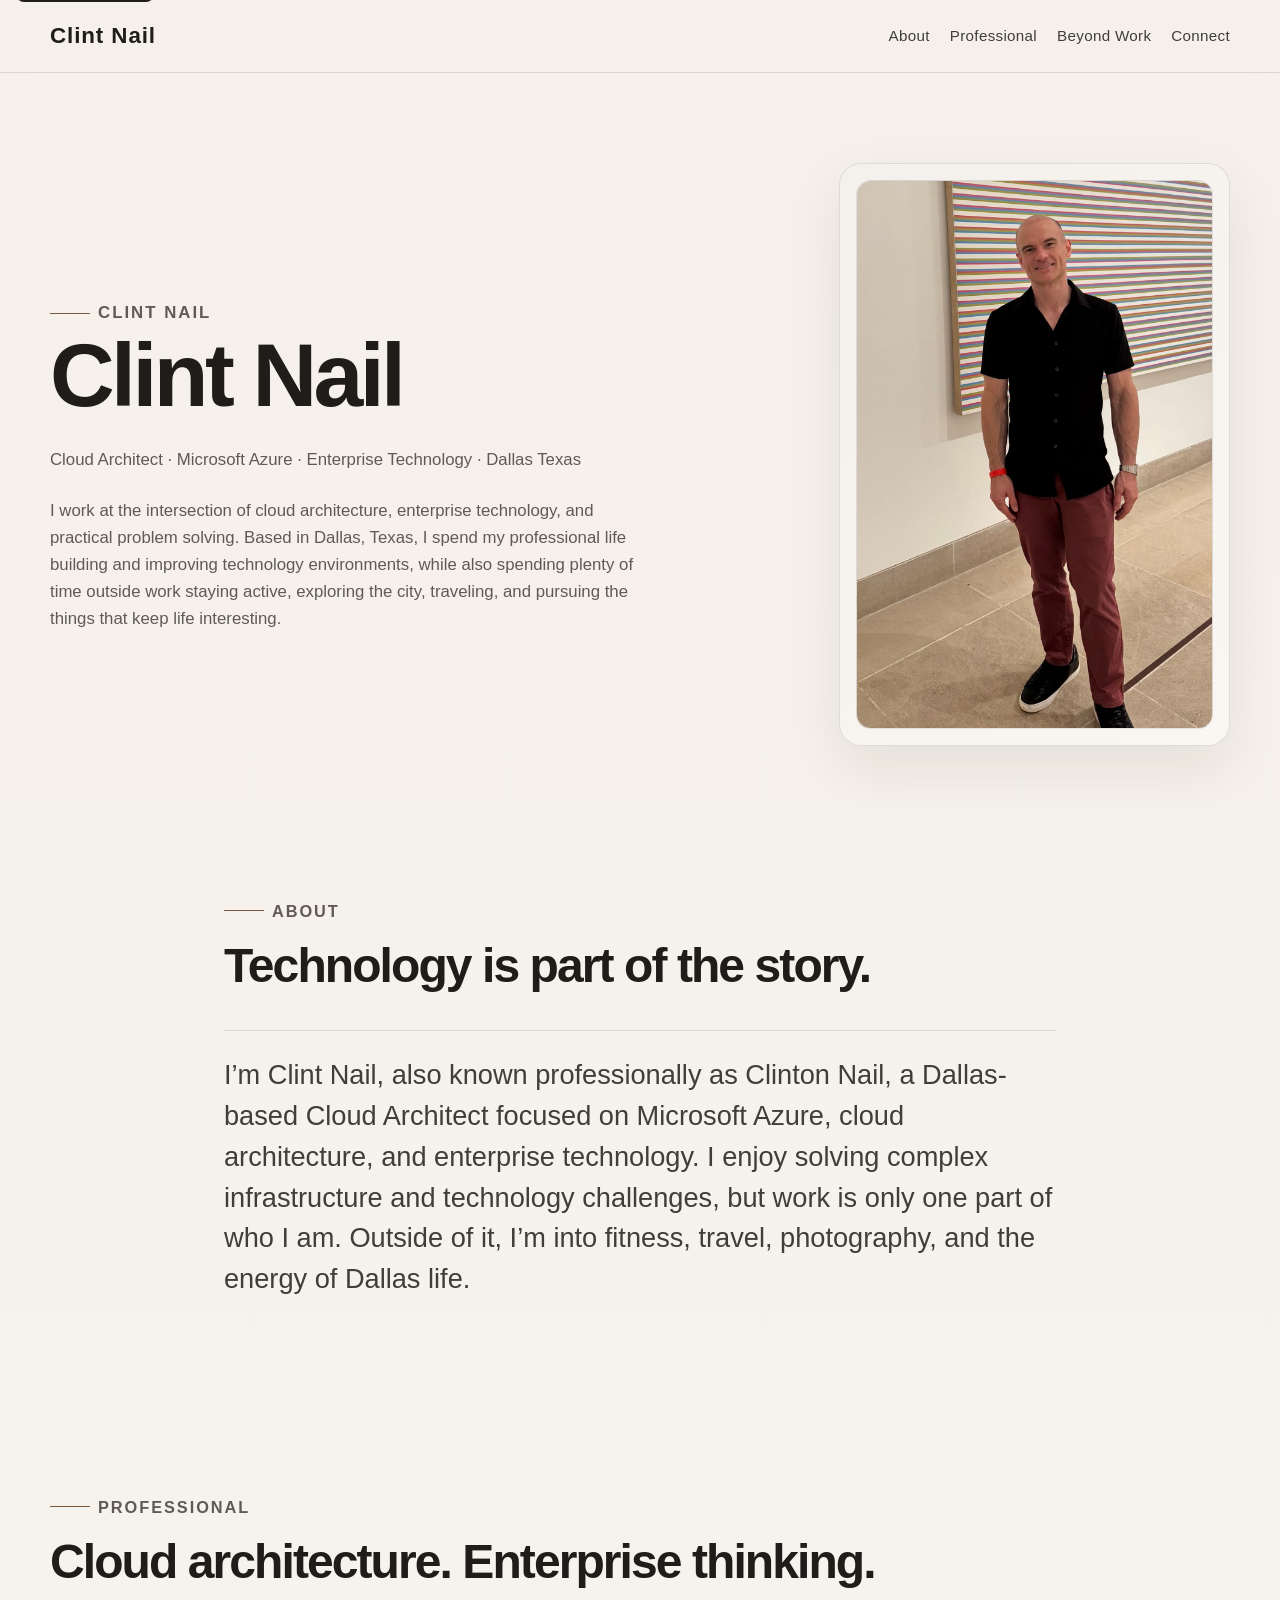
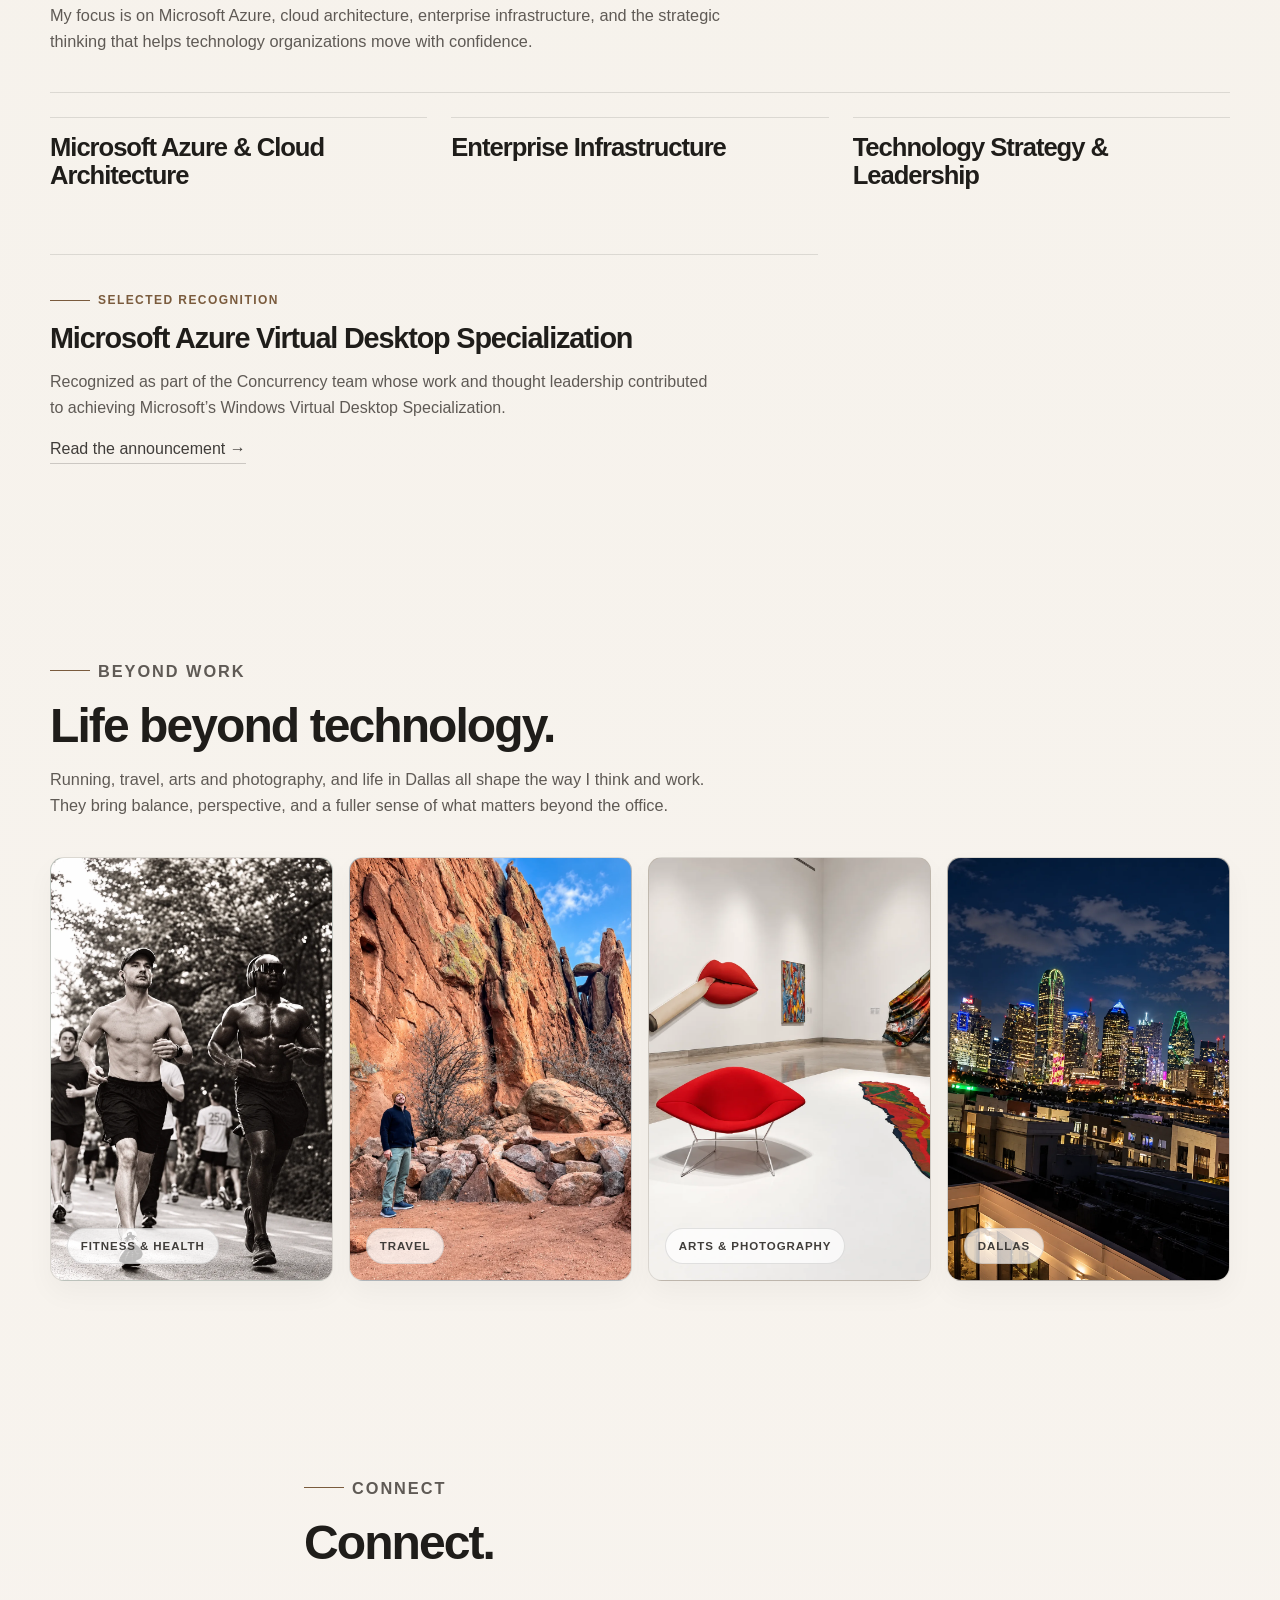
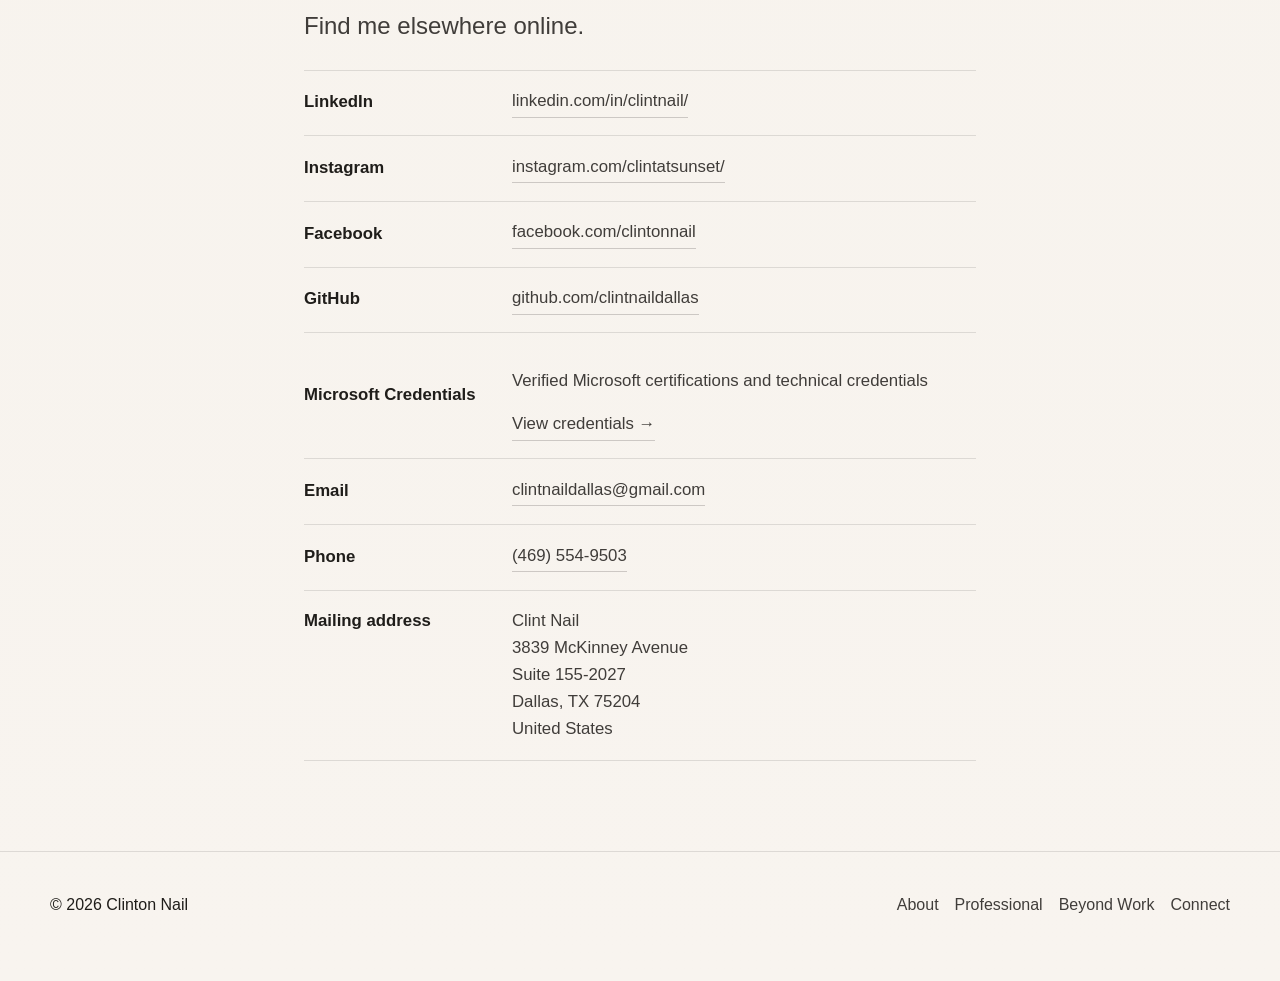
<file: public/index.html>
<!DOCTYPE html>
<html lang="en">
  <head>
    <meta charset="UTF-8" />
    <meta name="viewport" content="width=device-width, initial-scale=1.0" />
    <title>Clint Nail | Cloud Architect, Technology &amp; Life in Dallas</title>
    <meta
      name="description"
      content="Clint Nail is a cloud architect and technology leader based in Dallas, Texas. This personal site covers professional focus, technology interests, and life beyond work."
    />
    <meta name="robots" content="index, follow" />
    <link rel="canonical" href="https://clintnail.com/" />
    <link rel="icon" href="/favicon.ico" sizes="any" />
    <link rel="icon" href="/favicon.svg" type="image/svg+xml" />
    <link rel="apple-touch-icon" href="/apple-touch-icon.png" />
    <meta property="og:type" content="website" />
    <meta property="og:title" content="Clint Nail | Cloud Architect, Technology &amp; Life in Dallas" />
    <meta
      property="og:description"
      content="Technology, architecture, and life in Dallas from Clint Nail."
    />
    <meta property="og:url" content="https://clintnail.com/" />
    <meta property="og:site_name" content="Clint Nail" />
    <meta name="twitter:card" content="summary_large_image" />
    <meta name="twitter:title" content="Clint Nail | Cloud Architect, Technology &amp; Life in Dallas" />
    <meta
      name="twitter:description"
      content="Technology, architecture, and life in Dallas from Clint Nail."
    />
    <link rel="stylesheet" href="assets/css/styles.css" />
    <script defer src="assets/js/main.js"></script>
    <script type="application/ld+json">
      {
        "@context": "https://schema.org",
        "@graph": [
          {
            "@type": "Person",
            "@id": "https://clintnail.com/#person",
            "name": "Clint Nail",
            "url": "https://clintnail.com/",
            "jobTitle": "Cloud Architect",
            "address": {
              "@type": "PostalAddress",
              "addressLocality": "Dallas",
              "addressRegion": "Texas"
            },
            "sameAs": [
              "https://www.linkedin.com/in/clintnail/",
              "https://github.com/clintnaildallas",
              "https://www.instagram.com/clintatsunset/",
              "https://www.facebook.com/clintonnail",
              "https://learn.microsoft.com/en-us/users/clintnail/"
            ]
          },
          {
            "@type": "WebSite",
            "@id": "https://clintnail.com/#website",
            "url": "https://clintnail.com/",
            "publisher": {
              "@id": "https://clintnail.com/#person"
            }
          }
        ]
      }
    </script>
  </head>
  <body>
    <a class="skip-link" href="#main-content">Skip to content</a>

    <header class="site-header">
      <div class="container header-inner">
        <a href="#top" class="brand" aria-label="Clint Nail">Clint Nail</a>

        <button
          class="menu-toggle"
          type="button"
          aria-expanded="false"
          aria-controls="site-navigation"
          aria-label="Toggle navigation"
        >
          Menu
        </button>

        <nav id="site-navigation" class="site-nav" aria-label="Main navigation">
          <a href="#about">About</a>
          <a href="#professional">Professional</a>
          <a href="#beyond-work">Beyond Work</a>
          <a href="#connect">Connect</a>
        </nav>
      </div>
    </header>

    <main id="main-content">
      <section class="hero" id="top">
        <div class="container hero-inner">
          <div class="hero-copy">
            <p class="eyebrow">Clint Nail</p>
            <h1>Clint Nail</h1>
            <p class="lead">Cloud Architect · Microsoft Azure · Enterprise Technology · Dallas Texas</p>
            <p>
              I work at the intersection of cloud architecture, enterprise technology, and practical problem solving. Based
              in Dallas, Texas, I spend my professional life building and improving technology environments, while also
              spending plenty of time outside work staying active, exploring the city, traveling, and pursuing the things
              that keep life interesting.
            </p>
          </div>

          <div class="feature-card" aria-label="Portrait of Clint Nail">
            <img
              class="placeholder-portrait portrait-image"
              src="assets/images/me/me3.jpg"
              alt="Portrait of Clint Nail in an art gallery"
              width="1122"
              height="1402"
              fetchpriority="high"
            />
          </div>
        </div>
      </section>

      <section id="about" aria-labelledby="about-heading">
        <div class="container editorial-wrap">
          <div class="section-heading narrow">
            <p class="eyebrow">About</p>
            <h2 id="about-heading">Technology is part of the story.</h2>
          </div>

          <div class="editorial-block">
            <p>
              I’m Clint Nail, also known professionally as Clinton Nail, a Dallas-based Cloud Architect focused on Microsoft
              Azure, cloud architecture, and enterprise technology. I enjoy solving complex infrastructure and technology
              challenges, but work is only one part of who I am. Outside of it, I’m into fitness, travel, photography, and
              the energy of Dallas life.
            </p>
          </div>
        </div>
      </section>

      <section id="professional" aria-labelledby="professional-heading">
        <div class="container">
          <div class="section-heading">
            <p class="eyebrow">Professional</p>
            <h2 id="professional-heading">Cloud architecture. Enterprise thinking.</h2>
            <p>
              My focus is on Microsoft Azure, cloud architecture, enterprise infrastructure, and the strategic thinking
              that helps technology organizations move with confidence.
            </p>
          </div>

          <div class="focus-grid">
            <article class="focus-block">
              <h3>Microsoft Azure &amp; Cloud Architecture</h3>
            </article>
            <article class="focus-block">
              <h3>Enterprise Infrastructure</h3>
            </article>
            <article class="focus-block">
              <h3>Technology Strategy &amp; Leadership</h3>
            </article>
          </div>

          <article class="recognition-card" aria-labelledby="recognition-heading">
            <p class="eyebrow">Selected recognition</p>
            <h3 id="recognition-heading">Microsoft Azure Virtual Desktop Specialization</h3>
            <p>
              Recognized as part of the Concurrency team whose work and thought leadership contributed to achieving
              Microsoft&rsquo;s Windows Virtual Desktop Specialization.
            </p>
            <a
              class="recognition-link"
              href="https://concurrency.com/news/concurrency-inc-achieves-microsoft-windows-virtual-desktop-specialization-setting-new-standards-in-cloud-expertise/"
              target="_blank"
              rel="noopener noreferrer"
            >
              Read the announcement &rarr;
            </a>
          </article>
        </div>
      </section>

      <section id="beyond-work" aria-labelledby="beyond-work-heading">
        <div class="container">
          <div class="section-heading">
            <p class="eyebrow">Beyond work</p>
            <h2 id="beyond-work-heading">Life beyond technology.</h2>
            <p>
              Running, travel, arts and photography, and life in Dallas all shape the way I think and work. They bring balance,
              perspective, and a fuller sense of what matters beyond the office.
            </p>
          </div>

          <div class="photo-grid">
            <article class="photo-card photo-running">
              <img src="assets/images/beyond-work/running.webp" alt="Clint Nail running outdoors in Dallas" width="1024" height="1536" loading="lazy" decoding="async">
              <div class="photo-label-wrap">
                <span class="photo-label">Fitness &amp; Health</span>
              </div>
            </article>

            <article class="photo-card photo-travel">
              <img src="assets/images/travel/coloradosprings.webp" alt="Clint Nail exploring red rock formations in Colorado Springs" width="1086" height="1448" loading="lazy" decoding="async">
              <div class="photo-label-wrap">
                <span class="photo-label">Travel</span>
              </div>
            </article>

            <article class="photo-card photo-photography">
              <img src="assets/images/art/artvisit.webp" alt="Contemporary art exhibition photographed during a museum visit" width="1086" height="1448" loading="lazy" decoding="async">
              <div class="photo-label-wrap">
                <span class="photo-label">ARTS &amp; PHOTOGRAPHY</span>
              </div>
            </article>

            <article class="photo-card photo-dallas">
              <img src="assets/images/dallas/skyline/skyline.webp" alt="Downtown Dallas skyline at night" width="1024" height="1536" loading="lazy" decoding="async">
              <div class="photo-label-wrap">
                <span class="photo-label">Dallas</span>
              </div>
            </article>
          </div>
        </div>
      </section>

      <section id="connect" aria-labelledby="connect-heading">
        <div class="container narrow-connect">
          <div class="section-heading narrow">
            <p class="eyebrow">Connect</p>
            <h2 id="connect-heading">Connect.</h2>
          </div>

          <p class="connect-intro">Find me elsewhere online.</p>

          <ul class="connect-list contact-list" aria-label="Public contact information">
            <li class="contact-item primary">
              <span class="contact-label">LinkedIn</span>
              <a
                href="https://www.linkedin.com/in/clintnail/"
                target="_blank"
                rel="me noopener noreferrer"
                aria-label="Visit Clint Nail on LinkedIn"
              >
                linkedin.com/in/clintnail/
              </a>
            </li>
            <li class="contact-item primary">
              <span class="contact-label">Instagram</span>
              <a
                href="https://www.instagram.com/clintatsunset/"
                target="_blank"
                rel="me noopener noreferrer"
                aria-label="Visit Clint Nail on Instagram"
              >
                instagram.com/clintatsunset/
              </a>
            </li>
            <li class="contact-item primary">
              <span class="contact-label">Facebook</span>
              <a
                href="https://www.facebook.com/clintonnail"
                target="_blank"
                rel="me noopener noreferrer"
                aria-label="Facebook"
              >
                facebook.com/clintonnail
              </a>
            </li>
            <li class="contact-item primary">
              <span class="contact-label">GitHub</span>
              <a
                href="https://github.com/clintnaildallas"
                target="_blank"
                rel="me noopener noreferrer"
                aria-label="GitHub"
              >
                github.com/clintnaildallas
              </a>
            </li>
            <li class="contact-item primary">
              <span class="contact-label">Microsoft Credentials</span>
              <div>
                <p>Verified Microsoft certifications and technical credentials</p>
                <a
                  href="https://learn.microsoft.com/en-us/users/clintnail/transcript/vprx1sz9ygr968o?tab=credentials-tab"
                  target="_blank"
                  rel="noopener noreferrer"
                  aria-label="View Clint Nail's verified Microsoft credentials"
                >
                  View credentials →
                </a>
              </div>
            </li>
            <li class="contact-item secondary">
              <span class="contact-label">Email</span>
              <a href="mailto:clintnaildallas@gmail.com" aria-label="Email Clint Nail">clintnaildallas@gmail.com</a>
            </li>
            <li class="contact-item secondary">
              <span class="contact-label">Phone</span>
              <a href="tel:+14695549503" aria-label="Call Clint Nail at (469) 554-9503">(469) 554-9503</a>
            </li>
            <li class="contact-item tertiary">
              <span class="contact-label">Mailing address</span>
              <address>
                Clint Nail<br />
                3839 McKinney Avenue<br />
                Suite 155-2027<br />
                Dallas, TX 75204<br />
                United States
              </address>
            </li>
          </ul>
        </div>
      </section>
    </main>

    <footer class="site-footer">
      <div class="container footer-inner">
        <p>© 2026 Clinton Nail</p>
        <nav class="footer-nav" aria-label="Footer navigation">
          <a href="#about">About</a>
          <a href="#professional">Professional</a>
          <a href="#beyond-work">Beyond Work</a>
          <a href="#connect">Connect</a>
        </nav>
      </div>
    </footer>

  </body>
</html>
</file>
<file: public/assets/css/styles.css>
:root {
  --bg: #f5f1ea;
  --bg-strong: #efe7dd;
  --panel: rgba(255, 255, 255, 0.58);
  --panel-strong: #f9f5f0;
  --surface: #ffffff;
  --surface-strong: #f2eee8;
  --text: #1f1d1a;
  --muted: #5f5a55;
  --muted-strong: #403d3a;
  --border: rgba(31, 29, 26, 0.12);
  --border-strong: rgba(31, 29, 26, 0.2);
  --shadow: 0 24px 60px rgba(24, 20, 17, 0.08);
  --accent: #7a5b3d;
  --accent-soft: rgba(122, 91, 61, 0.12);
  --max-width: 1180px;
  --section-space: clamp(4rem, 7vw, 7rem);
  --content-space: clamp(1.25rem, 2vw, 2rem);
  --radius: 22px;
  --radius-small: 14px;
  --font-sans: "Segoe UI", "Helvetica Neue", Arial, sans-serif;
  --font-serif: "Georgia", "Times New Roman", serif;
}

* {
  box-sizing: border-box;
}

html {
  scroll-behavior: smooth;
}

body {
  margin: 0;
  background: linear-gradient(180deg, var(--bg) 0%, #f8f4ef 100%);
  color: var(--text);
  font-family: var(--font-sans);
  line-height: 1.6;
  text-rendering: optimizeLegibility;
}

img {
  max-width: 100%;
  display: block;
}

a {
  color: inherit;
  text-decoration: none;
}

button,
input,
textarea,
select {
  font: inherit;
}

:focus-visible {
  outline: 3px solid rgba(122, 91, 61, 0.45);
  outline-offset: 3px;
}

.skip-link {
  position: absolute;
  left: 1rem;
  top: -3rem;
  background: var(--text);
  color: #fff;
  padding: 0.75rem 1rem;
  border-radius: 0.5rem;
  z-index: 1000;
}

.skip-link:focus {
  top: 1rem;
}

.container {
  width: min(calc(100% - 2rem), var(--max-width));
  margin: 0 auto;
}

.site-header {
  position: sticky;
  top: 0;
  z-index: 40;
  backdrop-filter: blur(12px);
  background: rgba(245, 241, 234, 0.8);
  border-bottom: 1px solid var(--border);
}

.header-inner {
  display: flex;
  align-items: center;
  justify-content: space-between;
  min-height: 4.5rem;
  gap: 1.5rem;
}

.brand {
  font-size: clamp(1.1rem, 1vw + 0.9rem, 1.4rem);
  font-weight: 700;
  letter-spacing: 0.04em;
  text-transform: none;
}

.site-nav {
  display: flex;
  align-items: center;
  gap: 1.25rem;
}

.site-nav a {
  position: relative;
  color: var(--muted-strong);
  font-size: 0.95rem;
  letter-spacing: 0.02em;
}

.site-nav a::after {
  content: "";
  position: absolute;
  left: 0;
  bottom: -0.35rem;
  width: 100%;
  height: 1px;
  background: var(--accent);
  transform: scaleX(0);
  transform-origin: center;
  transition: transform 180ms ease;
}

.site-nav a:hover::after,
.site-nav a:focus-visible::after,
.site-nav a[aria-current="page"]::after {
  transform: scaleX(1);
}

.menu-toggle {
  display: none;
  border: 1px solid var(--border-strong);
  background: transparent;
  border-radius: 999px;
  width: 2.7rem;
  height: 2.7rem;
  color: var(--text);
  cursor: pointer;
}

.hero {
  padding: clamp(4rem, 7vw, 7rem) 0 3rem;
}

.hero-inner {
  display: grid;
  grid-template-columns: minmax(0, 1.3fr) minmax(220px, 0.7fr);
  align-items: center;
  gap: clamp(2rem, 5vw, 5rem);
}

.eyebrow {
  display: inline-flex;
  align-items: center;
  gap: 0.5rem;
  font-size: 0.75rem;
  font-weight: 700;
  letter-spacing: 0.12em;
  text-transform: uppercase;
  color: var(--accent);
  margin-bottom: 1rem;
}

.eyebrow::before {
  content: "";
  width: 2.5rem;
  height: 1px;
  background: var(--accent);
}

h1,
h2,
h3 {
  margin: 0;
  line-height: 1.08;
  letter-spacing: -0.04em;
}

h1 {
  font-size: clamp(2.75rem, 7vw, 6rem);
}

h2 {
  font-size: clamp(2rem, 4vw, 3rem);
}

.lead {
  font-size: clamp(1.08rem, 1vw + 0.9rem, 1.55rem);
  color: var(--muted-strong);
  font-weight: 500;
  margin-top: 1rem;
}

.hero-copy {
  max-width: 42rem;
}

.hero-copy p {
  font-size: 1.05rem;
  color: var(--muted);
  margin: 1.5rem 0 0;
  max-width: 38rem;
}

.feature-card {
  background: rgba(255, 255, 255, 0.38);
  border: 1px solid var(--border);
  border-radius: var(--radius);
  box-shadow: var(--shadow);
  min-height: 24rem;
  position: relative;
  overflow: hidden;
  display: grid;
  place-items: center;
}

.feature-card::before {
  content: "";
  position: absolute;
  inset: 0;
  background: linear-gradient(135deg, rgba(122, 91, 61, 0.04), rgba(255, 255, 255, 0));
}

.placeholder-portrait {
  position: relative;
  z-index: 1;
  width: calc(100% - 2rem);
  height: calc(100% - 2rem);
  border: 1px solid var(--border);
  border-radius: calc(var(--radius) - 0.45rem);
  background: linear-gradient(180deg, rgba(255,255,255,0.7), rgba(242,238,232,0.9));
  overflow: hidden;
}

.placeholder-portrait::before {
  content: "";
  position: absolute;
  inset: 20% 12% auto 12%;
  height: 55%;
  border-radius: 50% 50% 48% 48% / 42% 42% 58% 58%;
  background: rgba(122, 91, 61, 0.08);
}

.placeholder-portrait::after {
  content: "";
  position: absolute;
  left: 50%;
  bottom: 10%;
  width: 56%;
  height: 24%;
  transform: translateX(-50%);
  border-radius: 40% 40% 12% 12%;
  background: rgba(31, 29, 26, 0.04);
}

.portrait-image {
  object-fit: cover;
  object-position: 55% 58%;
}

section {
  padding: var(--section-space) 0;
}

.section-heading {
  margin-bottom: clamp(1.25rem, 3vw, 2.5rem);
}

.section-heading p {
  max-width: 42rem;
  margin-top: 0.9rem;
  color: var(--muted);
  font-size: 1.02rem;
}

.narrow {
  max-width: 42rem;
}

.editorial-wrap {
  max-width: 52rem;
}

.editorial-block {
  border-top: 1px solid var(--border);
  padding-top: 1.5rem;
}

.editorial-block p {
  margin: 0;
  font-size: clamp(1.15rem, 1vw + 0.95rem, 1.7rem);
  line-height: 1.5;
  color: var(--muted-strong);
}

.focus-grid {
  display: grid;
  grid-template-columns: repeat(3, minmax(0, 1fr));
  gap: 1.5rem;
  border-top: 1px solid var(--border);
  padding-top: 1.5rem;
}

.focus-block {
  padding-top: 1rem;
  border-top: 1px solid var(--border);
}

.focus-block h3 {
  font-size: clamp(1.15rem, 1vw + 0.9rem, 1.6rem);
  margin-bottom: 0;
}

.recognition-card {
  max-width: 48rem;
  margin-top: clamp(2.5rem, 5vw, 4rem);
  padding: 1.5rem 0 0;
  border-top: 1px solid var(--border);
}

.recognition-card .eyebrow {
  margin-bottom: 0.85rem;
}

.recognition-card h3 {
  font-size: clamp(1.25rem, 1vw + 1rem, 1.8rem);
}

.recognition-card p:not(.eyebrow) {
  max-width: 42rem;
  margin: 0.9rem 0 1rem;
  color: var(--muted);
}

.recognition-link {
  display: inline-flex;
  color: var(--muted-strong);
  border-bottom: 1px solid var(--border-strong);
  padding-bottom: 0.1rem;
}

.photo-grid {
  display: grid;
  grid-template-columns: repeat(4, minmax(0, 1fr));
  gap: 1rem;
}

.photo-card {
  position: relative;
  min-height: 18rem;
  aspect-ratio: 2 / 3;
  border: 1px solid var(--border);
  border-radius: var(--radius-small);
  background: linear-gradient(180deg, rgba(255,255,255,0.5), rgba(34,28,24,0.04));
  overflow: hidden;
  box-shadow: 0 12px 28px rgba(29, 24, 20, 0.04);
}

.photo-card img {
  position: absolute;
  inset: 0;
  width: 100%;
  height: 100%;
  object-fit: cover;
}

.photo-card::before {
  content: "";
  position: absolute;
  inset: 0;
  background: rgba(31, 29, 26, 0.08);
}

.photo-running {
  background: linear-gradient(180deg, rgba(194, 206, 198, 0.7), rgba(245,241,234,0.8));
}

.photo-running img {
  object-position: 28% center;
}

.photo-travel {
  background: linear-gradient(180deg, rgba(175, 186, 196, 0.7), rgba(245,241,234,0.8));
}

.photo-travel img {
  object-position: 20% 60%;
}

.photo-photography {
  background: linear-gradient(180deg, rgba(202, 191, 178, 0.76), rgba(245,241,234,0.8));
}

.photo-photography img {
  object-position: 50% 55%;
}

.photo-dallas {
  background: linear-gradient(180deg, rgba(172, 168, 163, 0.72), rgba(245,241,234,0.8));
}

.photo-dallas img {
  object-position: 50% 46%;
}

.photo-label-wrap {
  position: absolute;
  left: 1rem;
  right: 1rem;
  bottom: 1rem;
  z-index: 1;
}

.photo-label {
  display: inline-block;
  background: rgba(255,255,255,0.72);
  border: 1px solid rgba(31,29,26,0.12);
  border-radius: 999px;
  padding: 0.5rem 0.8rem;
  font-size: 0.72rem;
  font-weight: 700;
  letter-spacing: 0.08em;
  text-transform: uppercase;
  color: var(--muted-strong);
}

.narrow-connect {
  max-width: 42rem;
}

.connect-intro {
  margin: 0 0 1.5rem;
  color: var(--muted-strong);
  font-size: clamp(1.1rem, 1vw + 0.9rem, 1.5rem);
}

.connect-list {
  list-style: none;
  padding: 0;
  margin: 0;
  border-top: 1px solid var(--border);
}

.contact-item {
  display: grid;
  grid-template-columns: minmax(10rem, 12rem) minmax(0, 1fr);
  gap: 1rem;
  align-items: start;
  padding: 1.1rem 0;
  border-bottom: 1px solid var(--border);
  color: var(--muted-strong);
  font-size: 1.05rem;
}

.contact-label {
  font-weight: 600;
  color: var(--text);
}

.contact-item a,
.contact-item address {
  color: var(--muted-strong);
  font-style: normal;
  line-height: 1.6;
}

.contact-item a {
  display: inline-flex;
  align-items: center;
  border-bottom: 1px solid var(--border-strong);
  padding-bottom: 0.1rem;
  width: fit-content;
}

.contact-item.primary {
  align-items: center;
}

.contact-item.secondary {
  align-items: center;
}

.contact-item.tertiary {
  align-items: start;
}

.contact-item.tertiary address {
  max-width: 20rem;
}

.site-footer {
  padding: 1.5rem 0 3rem;
  border-top: 1px solid var(--border);
}

.footer-inner {
  display: flex;
  flex-wrap: wrap;
  justify-content: space-between;
  gap: 1rem;
  align-items: center;
}

.footer-nav {
  display: flex;
  flex-wrap: wrap;
  gap: 1rem;
  color: var(--muted-strong);
}

.hidden {
  position: absolute;
  width: 1px;
  height: 1px;
  padding: 0;
  margin: -1px;
  overflow: hidden;
  clip: rect(0, 0, 0, 0);
  white-space: nowrap;
  border: 0;
}

@media (max-width: 760px) {
  .header-inner {
    position: relative;
    min-height: 4rem;
  }

  .menu-toggle {
    display: inline-flex;
    align-items: center;
    justify-content: center;
  }

  .site-nav {
    position: absolute;
    left: 0;
    right: 0;
    top: calc(100% + 0.5rem);
    display: none;
    flex-direction: column;
    align-items: flex-start;
    padding: 1rem;
    background: rgba(255, 255, 255, 0.82);
    border: 1px solid var(--border);
    border-radius: 1rem;
    box-shadow: var(--shadow);
  }

  .site-nav.is-open {
    display: flex;
  }

  .hero-inner,
  .focus-grid,
  .photo-grid {
    grid-template-columns: 1fr;
  }

  .contact-item {
    grid-template-columns: minmax(0, 1fr);
    gap: 0.35rem;
  }

  .contact-item > div,
  .contact-item a,
  .contact-item address {
    min-width: 0;
    max-width: 100%;
    overflow-wrap: anywhere;
  }

  .contact-item a {
    width: 100%;
  }

  .feature-card {
    min-height: 18rem;
  }
}

@media (prefers-reduced-motion: reduce) {
  html {
    scroll-behavior: auto;
  }

  *, *::before, *::after {
    animation-duration: 0.01ms !important;
    animation-iteration-count: 1 !important;
    transition-duration: 0.01ms !important;
  }
}

.site-footer {
  padding: 1.5rem 0 3rem;
  border-top: 1px solid var(--border);
}

.footer-inner {
  display: flex;
  flex-wrap: wrap;
  justify-content: space-between;
  gap: 1rem;
  align-items: center;
}

.footer-nav {
  display: flex;
  flex-wrap: wrap;
  gap: 1rem;
  color: var(--muted-strong);
}

.hidden {
  position: absolute;
  width: 1px;
  height: 1px;
  padding: 0;
  margin: -1px;
  overflow: hidden;
  clip: rect(0, 0, 0, 0);
  white-space: nowrap;
  border: 0;
}

@media (max-width: 760px) {
  .header-inner {
    position: relative;
    min-height: 4rem;
  }

  .menu-toggle {
    display: inline-flex;
    align-items: center;
    justify-content: center;
  }

  .site-nav {
    position: absolute;
    left: 0;
    right: 0;
    top: calc(100% + 0.5rem);
    display: none;
    flex-direction: column;
    align-items: flex-start;
    padding: 1rem;
    background: rgba(255, 255, 255, 0.82);
    border: 1px solid var(--border);
    border-radius: 1rem;
    box-shadow: var(--shadow);
  }

  .site-nav.is-open {
    display: flex;
  }

  .hero-inner,
  .about-grid,
  .professional-grid,
  .beyond-grid,
  .connect-grid {
    grid-template-columns: 1fr;
  }

  .feature-card {
    min-height: 18rem;
  }
}

@media (prefers-reduced-motion: reduce) {
  html {
    scroll-behavior: auto;
  }

  *, *::before, *::after {
    animation-duration: 0.01ms !important;
    animation-iteration-count: 1 !important;
    transition-duration: 0.01ms !important;
  }
}
</file>
